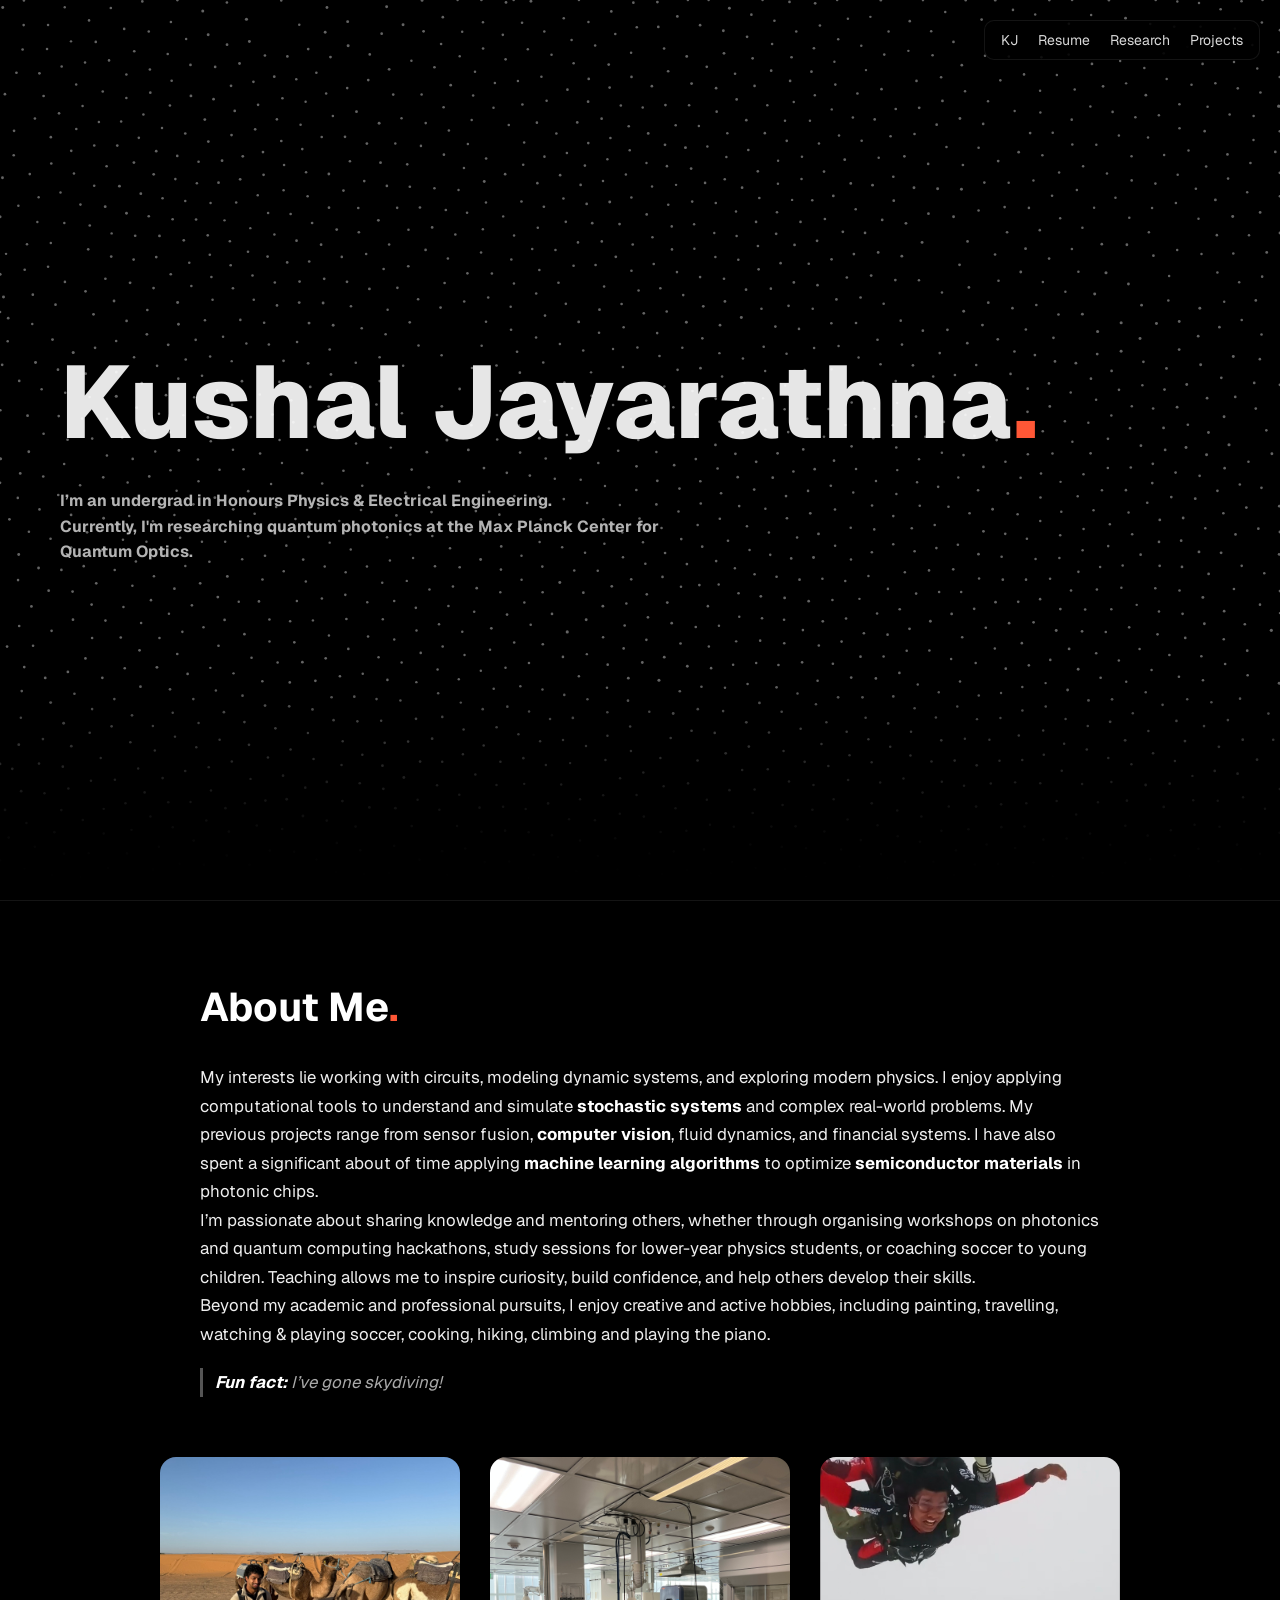
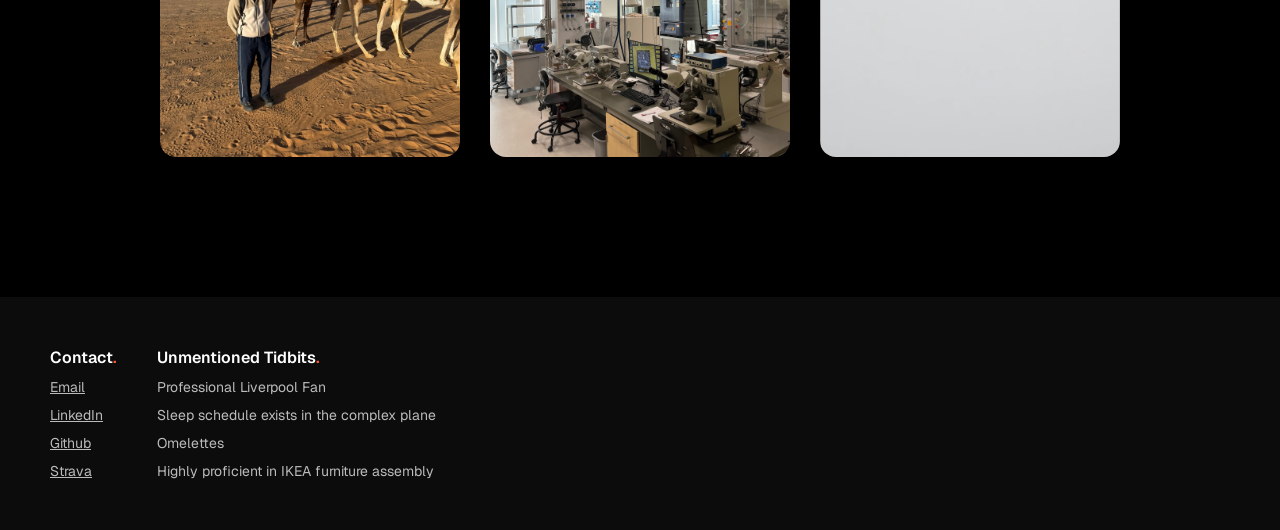
<file: index.html>
<!DOCTYPE html>
<html lang="en">

<head>
    <meta charset="UTF-8">
    <title>Kushal Portfolio</title>
    <link rel="preconnect" href="https://fonts.googleapis.com">
    <link rel="preconnect" href="https://fonts.gstatic.com" crossorigin>
    <link
        href="https://fonts.googleapis.com/css2?family=Inter:wght@300;400;600&family=Playfair+Display:wght@700&display=swap"
        rel="stylesheet">
    <link
        href="https://fonts.googleapis.com/css2?family=IBM+Plex+Mono:ital,wght@0,100;0,200;0,300;0,400;0,500;0,600;0,700;1,100;1,200;1,300;1,400;1,500;1,600;1,700&family=Roboto:ital,wght@0,100..900;1,100..900&display=swap"
        rel="stylesheet">
    <link href="https://fonts.googleapis.com/css2?family=Oranienbaum&family=Press+Start+2P&display=swap"
        rel="stylesheet">
    <link
        href="https://fonts.googleapis.com/css2?family=Geist:wght@100..900&family=Oranienbaum&family=Press+Start+2P&display=swap"
        rel="stylesheet">
    <script src="https://ajax.googleapis.com/ajax/libs/jquery/3.3.1/jquery.min.js"></script>

    <link rel="stylesheet" href="style.css">
</head>

<body>

    <!-- Navbar -->
    <nav class="navbar" id="navbar">
        <a href="index.html">KJ</a>
        <a href="resume.html">Resume</a>
        <a href="research.html">Research</a>
        <a href="projects.html">Projects</a> <!--Eng, fin, signal, probaility etc.-->
    </nav>

    <canvas id="fluid-canvas"></canvas>

    <div class="page">

        <main>
            <section class="hero">
                <h1>
                    Kushal Jayarathna<span class="dot">.</span>
                </h1>
                <b>
                    <p class="about-text">
                        I’m an undergrad in Honours Physics & Electrical Engineering.
                        <br>Currently, I'm researching quantum
                        photonics at the Max Planck Center for Quantum
                        Optics.
                    </p>
                </b>
            </section>

            <section class="black-stop">
                <section class="about-section" id="about">
                    <div class="about-container">
                        <div class="about-text">
                            <h2>About Me<span class="dot">.</span></h2>
                            <p>
                                My interests lie working with circuits, modeling dynamic
                                systems, and exploring modern physics.
                                I enjoy applying computational tools to understand and simulate
                                <strong>stochastic systems</strong> and complex real-world problems. My previous
                                projects
                                range from sensor fusion, <strong>computer vision</strong>, fluid
                                dynamics, and financial systems.
                                I have also spent a significant about of time applying <strong>machine learning
                                    algorithms</strong> to optimize
                                <strong>semiconductor materials</strong> in photonic chips.
                            </p>
                            <p>
                                I’m passionate about sharing knowledge and mentoring others, whether through organising
                                workshops
                                on photonics and quantum computing hackathons, study sessions for lower-year physics
                                students, or coaching soccer to young children. Teaching allows me to inspire curiosity,
                                build confidence, and help others develop their skills.
                            </p>
                            <p>
                                Beyond my academic and professional pursuits, I enjoy creative and active hobbies,
                                including
                                painting, travelling,
                                watching & playing soccer, cooking, hiking, climbing and playing the piano.
                            </p>
                            <p class="fun-fact">
                                <strong>Fun fact:</strong> I’ve gone skydiving!
                            </p>
                        </div>
                    </div>
                </section>

                <section class="imggallery">
                    <div class="imgcard"><img id="img1" src="images/turbine.jpeg" /></div>
                    <div class="imgcard"><img id="img2" src="images/canyon.jpeg" /></div>
                    <div class="imgcard"><img id="img3" src="images/fenway.jpeg" /></div>
                </section>
            </section>
        </main>

    </div>
    <footer class="footer">
        <div class="footer-container">

            <div class="footer-section">
                <span class="company">Contact<span class="dot">.</span></span>
                <ul>
                    <li><a href="mailto:kushal.jay21@gmail.com" target="_blank">Email</a></li>
                    <li><a href="https://linkedin.com/in/kushaljay/" target="_blank">LinkedIn</a></li>
                    <li><a href="https://github.com/Kushaljay" target="_blank">Github</a></li>
                    <li><a href="https://strava.com/athletes/138392870" target="_blank">Strava</a></li>
                </ul>
            </div>

            <div class="footer-section">
                <span class="company">Unmentioned Tidbits<span class="dot">.</span></span>
                <ul>
                    <li>Professional Liverpool Fan</li>
                    <li>Sleep schedule exists in the complex plane</li>
                    <li>Omelettes</li>
                    <li>Highly proficient in IKEA furniture assembly</li>
                </ul>
            </div>

        </div>
    </footer>

    <script src="script.js"></script>
</body>

</html>
</file>
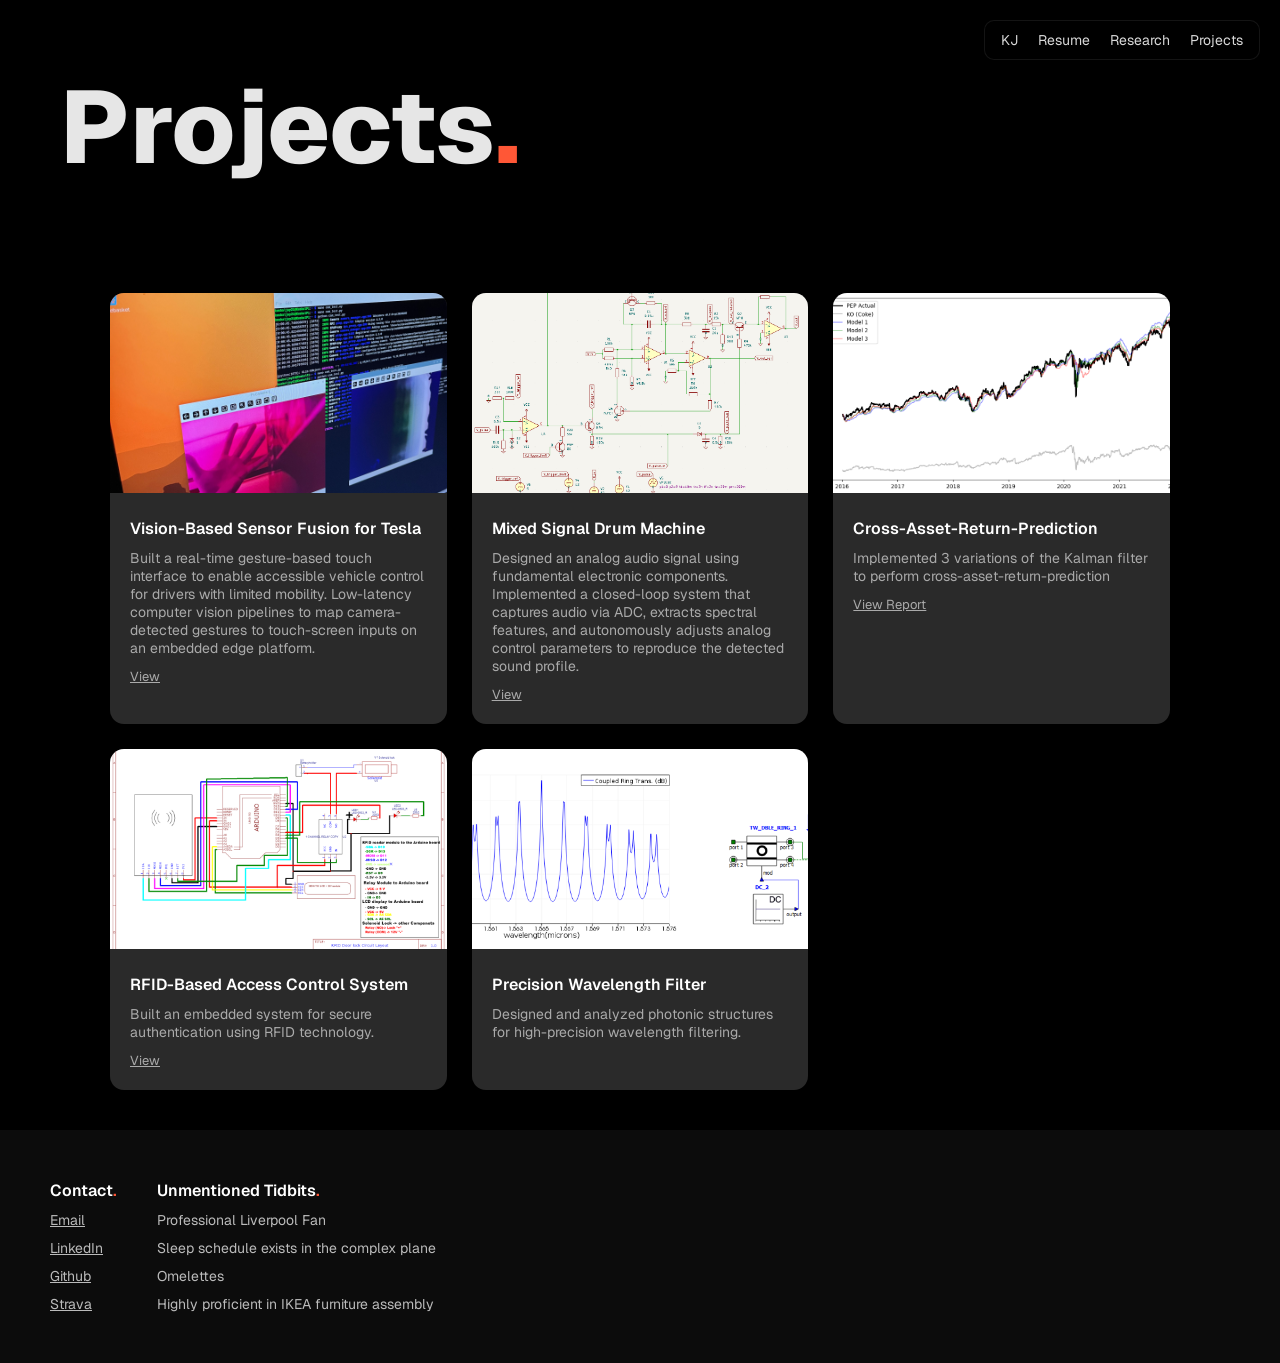
<file: projects.html>
<!DOCTYPE html>
<html lang="en">

<head>
  <meta charset="UTF-8">
  <title>Kushal Portfolio</title>
  <link rel="preconnect" href="https://fonts.googleapis.com">
  <link rel="preconnect" href="https://fonts.gstatic.com" crossorigin>
  <link
    href="https://fonts.googleapis.com/css2?family=Inter:wght@300;400;600&family=Playfair+Display:wght@700&display=swap"
    rel="stylesheet">
  <link
    href="https://fonts.googleapis.com/css2?family=IBM+Plex+Mono:ital,wght@0,100;0,200;0,300;0,400;0,500;0,600;0,700;1,100;1,200;1,300;1,400;1,500;1,600;1,700&family=Roboto:ital,wght@0,100..900;1,100..900&display=swap"
    rel="stylesheet">
  <link href="https://fonts.googleapis.com/css2?family=Oranienbaum&family=Press+Start+2P&display=swap" rel="stylesheet">
  <link
    href="https://fonts.googleapis.com/css2?family=Geist:wght@100..900&family=Oranienbaum&family=Press+Start+2P&display=swap"
    rel="stylesheet">
  <script src="https://ajax.googleapis.com/ajax/libs/jquery/3.3.1/jquery.min.js"></script>

  <link rel="stylesheet" href="style.css">
</head>

<body>

  <!-- Navbar -->
  <nav class="navbar" id="navbar">
    <a href="index.html">KJ</a>
    <a href="resume.html">Resume</a>
    <a href="research.html">Research</a>
    <a href="projects.html">Projects</a> <!--Eng, fin, signal, probaility etc.-->
  </nav>
  <div class="page">

    <main>
      <section class="hero-title">
        <h1>
          Projects<span class="dot">.</span>
        </h1>
      </section>

      <div class="research-container">
        <div class="grid">

          <!-- Project 2 -->
          <div class="card">
            <img src="images/computervision.jpeg" alt="Project 2">
            <div class="card-content">
              <div class="card-title">Vision-Based Sensor Fusion for Tesla</div>
              <div class="card-description">
                Built a real-time gesture-based touch interface to enable accessible vehicle
                control
                for drivers with limited mobility.
                Low-latency computer vision pipelines to map camera-detected gestures to touch-screen
                inputs
                on an embedded edge platform.
              </div>
              <div class="links">
                <a href="https://github.com/Kushaljay/Computer-Vision-Kalman-Filter" target="_blank">View</a>
              </div>
            </div>
          </div>

          <!-- Project 1 -->
          <div class="card">
            <img src="images/kickdrum.png" alt="Project 1">
            <div class="card-content">
              <div class="card-title">Mixed Signal Drum Machine</div>
              <div class="card-description">
                Designed an analog audio signal using fundamental electronic components. Implemented a closed-loop
                system that captures audio via ADC, extracts spectral features,
                and autonomously adjusts analog control parameters to reproduce the detected
                sound profile.
              </div>
              <div class="links">
                <a href="https://github.com/Kushaljay/Kick-Drum" target="_blank">View</a>
              </div>
            </div>
          </div>

          <!-- Project -->
          <div class="card">
            <img src="images/KVA.png" alt="Project 3">
            <div class="card-content">
              <div class="card-title">Cross-Asset-Return-Prediction</div>
              <div class="card-description">
                Implemented 3 variations of the Kalman filter to perform cross-asset-return-prediction
              </div>
              <div class="links">
                <a href="https://github.com/Kushaljay/Cross-Asset-Return-Prediction/blob/main/Kalman_Filter_Evaluation.pdf"
                  target="_blank">View Report</a>
              </div>
            </div>
          </div>

          <!-- Project 3 -->
          <div class="card">
            <img src="images/rfid.png" alt="Project 4">
            <div class="card-content">
              <div class="card-title">RFID-Based Access Control System</div>
              <div class="card-description">
                Built an embedded system for secure authentication using RFID technology.
              </div>
              <div class="links">
                <a href="https://github.com/Kushaljay/RFID" target="_blank">View</a>
              </div>
            </div>
          </div>

          <!-- Project 5 -->
          <div class="card">
            <img src="images/laser_ring_CombinedFeedback.PNG" alt="Project 5">
            <div class="card-content">
              <div class="card-title">Precision Wavelength Filter</div>
              <div class="card-description">
                Designed and analyzed photonic structures for high-precision wavelength filtering.
              </div>
            </div>
          </div>

        </div>
      </div>
    </main>

  </div>
  <footer class="footer">
    <div class="footer-container">

      <div class="footer-section">
        <span class="company">Contact<span class="dot">.</span></span>
        <ul>
          <li><a href="mailto:kushal.jay21@gmail.com" target="_blank">Email</a></li>
          <li><a href="https://linkedin.com/in/kushaljay/" target="_blank">LinkedIn</a></li>
          <li><a href="https://github.com/Kushaljay" target="_blank">Github</a></li>
          <li><a href="https://strava.com/athletes/138392870" target="_blank">Strava</a></li>
        </ul>
      </div>

      <div class="footer-section">
        <span class="company">Unmentioned Tidbits<span class="dot">.</span></span>
        <ul>
          <li>Professional Liverpool Fan</li>
          <li>Sleep schedule exists in the complex plane</li>
          <li>Omelettes</li>
          <li>Highly proficient in IKEA furniture assembly</li>
        </ul>
      </div>

    </div>
  </footer>

  <script src="script.js"></script>
</body>

</html>
</file>
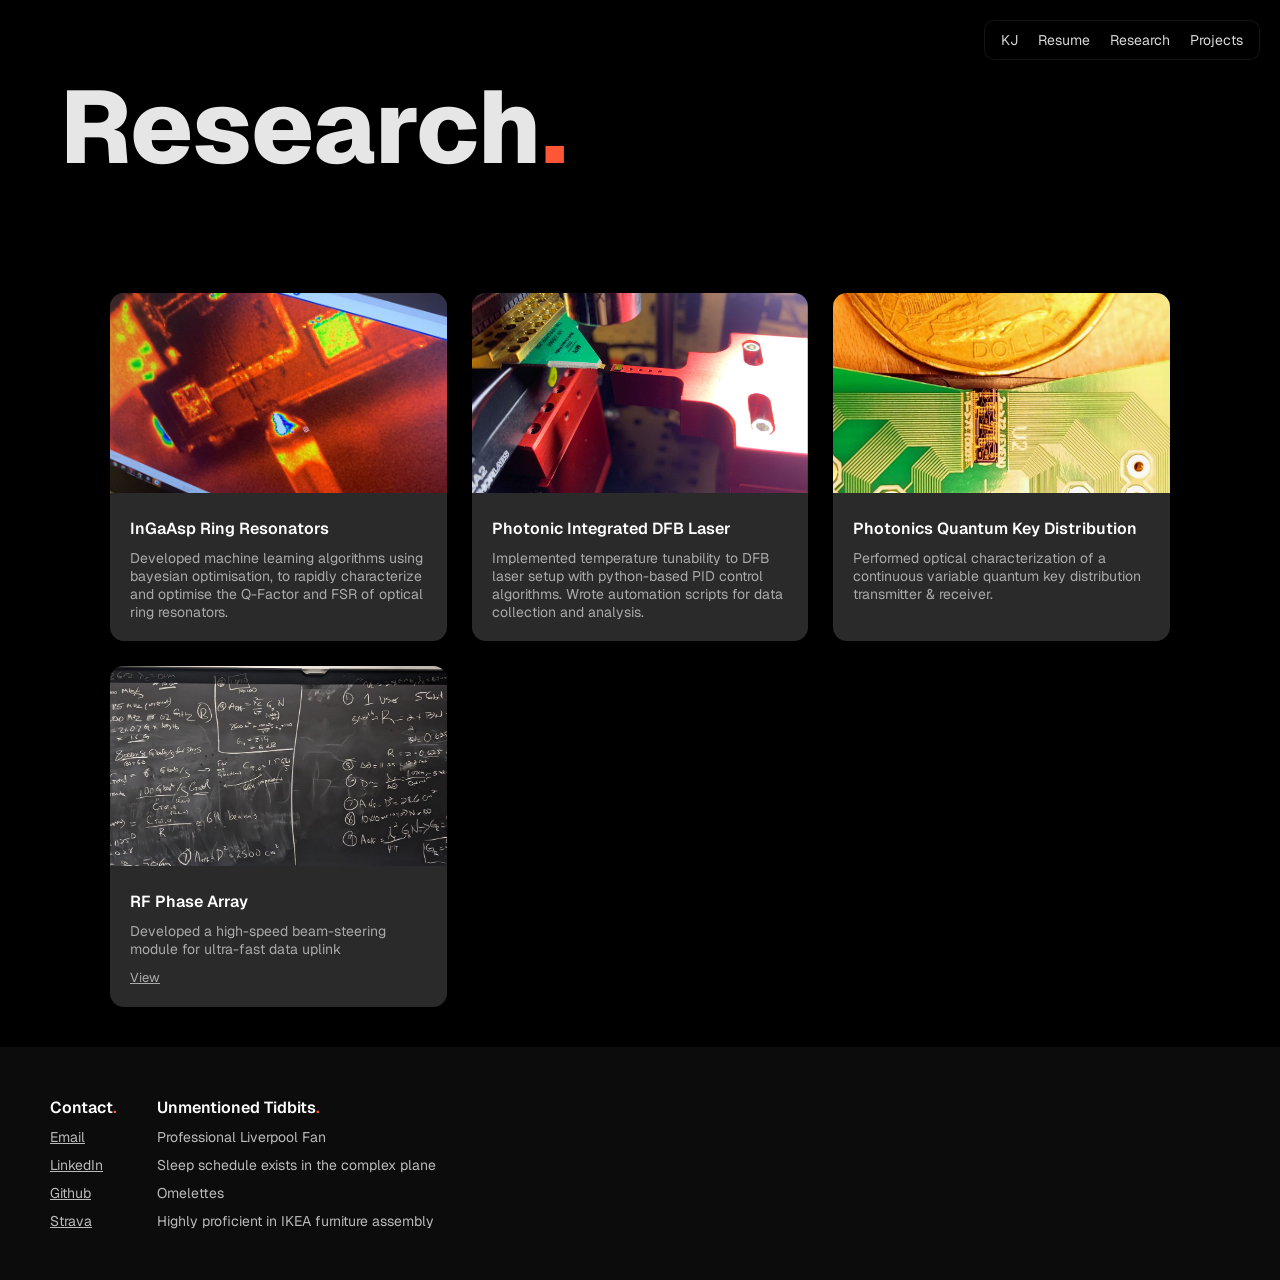
<file: research.html>
<!DOCTYPE html>
<html lang="en">

<head>
  <meta charset="UTF-8">
  <title>Kushal Portfolio</title>
  <link rel="preconnect" href="https://fonts.googleapis.com">
  <link rel="preconnect" href="https://fonts.gstatic.com" crossorigin>
  <link
    href="https://fonts.googleapis.com/css2?family=Inter:wght@300;400;600&family=Playfair+Display:wght@700&display=swap"
    rel="stylesheet">
  <link
    href="https://fonts.googleapis.com/css2?family=IBM+Plex+Mono:ital,wght@0,100;0,200;0,300;0,400;0,500;0,600;0,700;1,100;1,200;1,300;1,400;1,500;1,600;1,700&family=Roboto:ital,wght@0,100..900;1,100..900&display=swap"
    rel="stylesheet">
  <link href="https://fonts.googleapis.com/css2?family=Oranienbaum&family=Press+Start+2P&display=swap" rel="stylesheet">
  <link
    href="https://fonts.googleapis.com/css2?family=Geist:wght@100..900&family=Oranienbaum&family=Press+Start+2P&display=swap"
    rel="stylesheet">
  <script src="https://ajax.googleapis.com/ajax/libs/jquery/3.3.1/jquery.min.js"></script>

  <link rel="stylesheet" href="style.css">
</head>

<body>

  <!-- Navbar -->
  <nav class="navbar" id="navbar">
    <a href="index.html">KJ</a>
    <a href="resume.html">Resume</a>
    <a href="research.html">Research</a>
    <a href="projects.html">Projects</a> <!--Eng, fin, signal, probaility etc.-->
  </nav>
  <div class="page">

    <main>
      <section class="hero-title">
        <h1>
          Research<span class="dot">.</span>
        </h1>
      </section>

      <div class="research-container">
        <div class="grid">

          <!-- Project 2 -->
          <div class="card">
            <img src="images/DFBclose.png" alt="Project 2">
            <div class="card-content">
              <div class="card-title">InGaAsp Ring Resonators</div>
              <div class="card-description">
                Developed machine learning algorithms using bayesian optimisation, to rapidly characterize and optimise
                the Q-Factor and FSR of optical ring resonators.
              </div>
            </div>
          </div>

          <!-- Project 1 -->
          <div class="card">
            <img src="images/DFB.png" alt="Project 1">
            <div class="card-content">
              <div class="card-title">Photonic Integrated DFB Laser</div>
              <div class="card-description">
                Implemented temperature tunability to DFB laser setup with python-based PID control
                algorithms. Wrote automation scripts for data collection and analysis.
              </div>
            </div>
          </div>

          <!-- Project 3 -->
          <div class="card">
            <img src="images/QKD.png" alt="Project 3">
            <div class="card-content">
              <div class="card-title">Photonics Quantum Key Distribution</div>
              <div class="card-description">
                Performed optical characterization of a continuous variable quantum key distribution
                transmitter & receiver.
              </div>
            </div>
          </div>

          <!-- Project 4 -->
          <div class="card">
            <img src="images/phasearraytheory.png" alt="Project 4">
            <div class="card-content">
              <div class="card-title">RF Phase Array</div>
              <div class="card-description">
                Developed a high-speed beam-steering module for ultra-fast data uplink
              </div>
              <div class="links">
                <a href="https://docs.google.com/presentation/d/1Qd3L-3j9nSppQDlKZx8OKxVMRL0zD8mq/edit?usp=sharing&ouid=107587998396880244456&rtpof=true&sd=true" target="blank">View</a>
              </div>
            </div>
          </div>

        </div>
      </div>
    </main>

  </div>

  <footer class="footer">
    <div class="footer-container">

      <div class="footer-section">
        <span class="company">Contact<span class="dot">.</span></span>
        <ul>
          <li><a href="mailto:kushal.jay21@gmail.com" target="_blank">Email</a></li>
          <li><a href="https://linkedin.com/in/kushaljay/" target="_blank">LinkedIn</a></li>
          <li><a href="https://github.com/Kushaljay" target="_blank">Github</a></li>
          <li><a href="https://strava.com/athletes/138392870" target="_blank">Strava</a></li>
        </ul>
      </div>

      <div class="footer-section">
        <span class="company">Unmentioned Tidbits<span class="dot">.</span></span>
        <ul>
          <li>Professional Liverpool Fan</li>
          <li>Sleep schedule exists in the complex plane</li>
          <li>Omelettes</li>
          <li>Highly proficient in IKEA furniture assembly</li>
        </ul>
      </div>

    </div>
  </footer>

  <script src="script.js"></script>
</body>

</html>
</file>
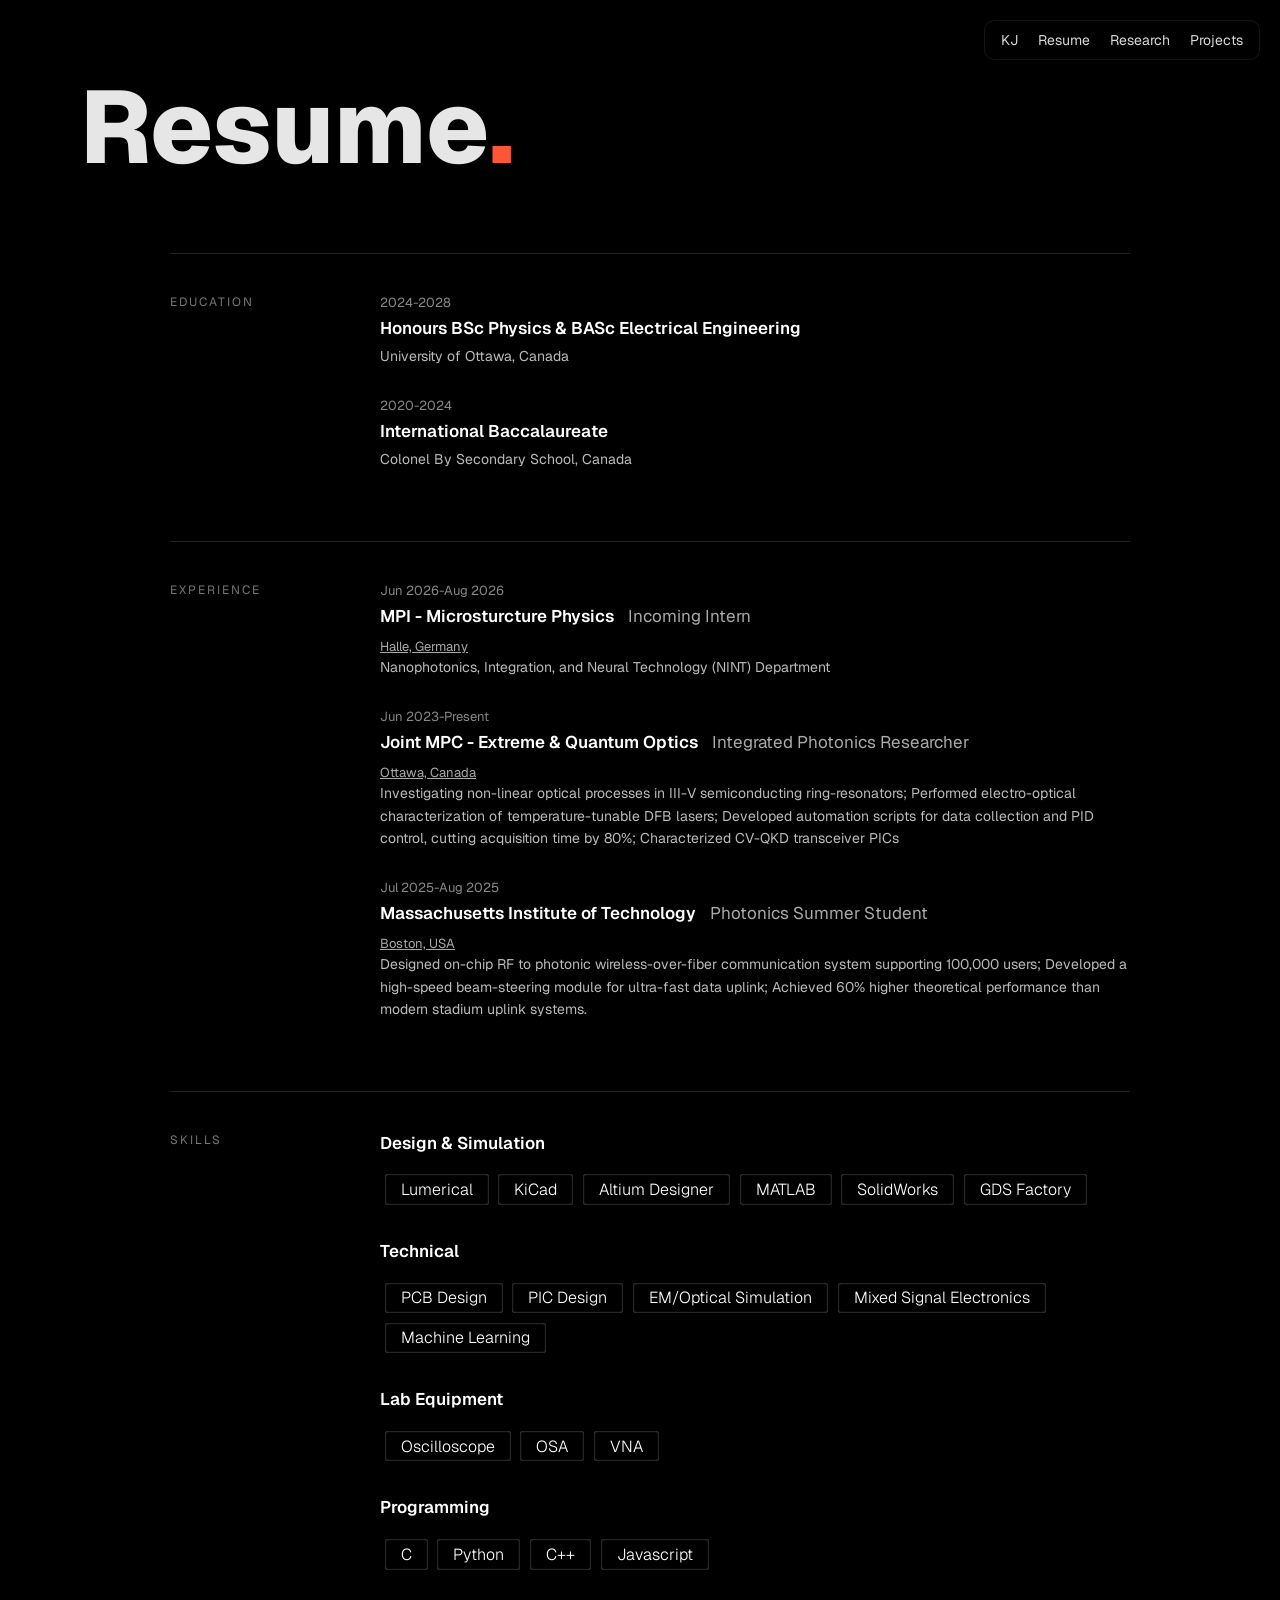
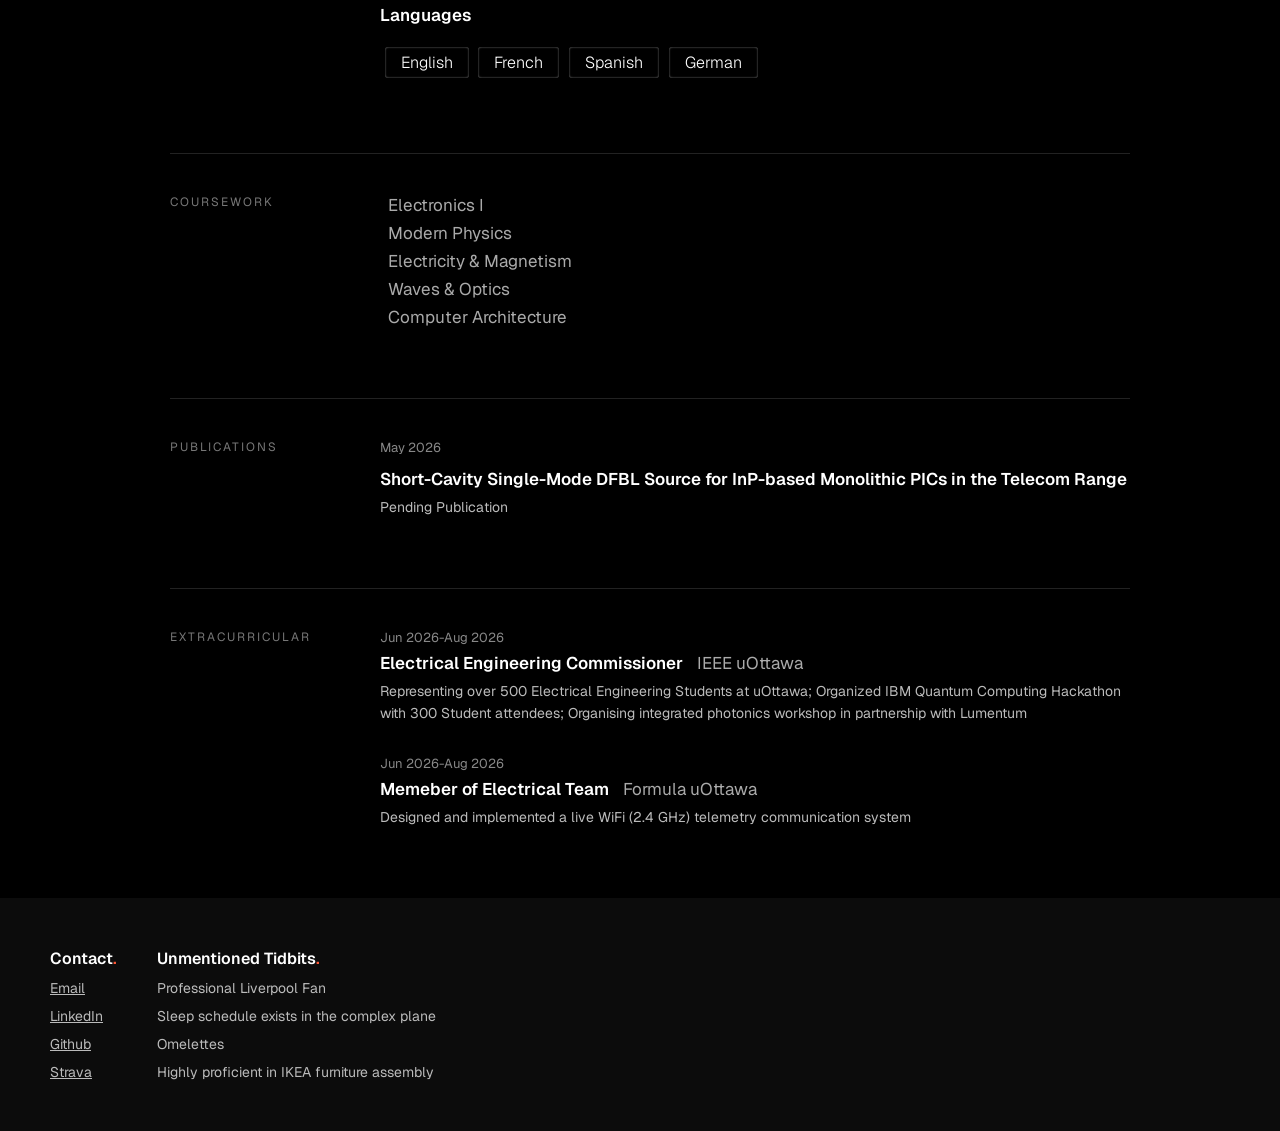
<file: resume.html>
<!DOCTYPE html>
<html lang="en">

<head>
  <meta charset="UTF-8">
  <title>Kushal Portfolio</title>
  <link rel="preconnect" href="https://fonts.googleapis.com">
  <link rel="preconnect" href="https://fonts.gstatic.com" crossorigin>
  <link
    href="https://fonts.googleapis.com/css2?family=Inter:wght@300;400;600&family=Playfair+Display:wght@700&display=swap"
    rel="stylesheet">
  <link
    href="https://fonts.googleapis.com/css2?family=IBM+Plex+Mono:ital,wght@0,100;0,200;0,300;0,400;0,500;0,600;0,700;1,100;1,200;1,300;1,400;1,500;1,600;1,700&family=Roboto:ital,wght@0,100..900;1,100..900&display=swap"
    rel="stylesheet">
  <link href="https://fonts.googleapis.com/css2?family=Oranienbaum&family=Press+Start+2P&display=swap" rel="stylesheet">
  <link
    href="https://fonts.googleapis.com/css2?family=Geist:wght@100..900&family=Oranienbaum&family=Press+Start+2P&display=swap"
    rel="stylesheet">
  <script src="https://ajax.googleapis.com/ajax/libs/jquery/3.3.1/jquery.min.js"></script>

  <link rel="stylesheet" href="style.css">
</head>

<body>

  <!-- Navbar -->
  <nav class="navbar" id="navbar">
    <a href="index.html">KJ</a>
    <a href="resume.html">Resume</a>
    <a href="research.html">Research</a>
    <a href="projects.html">Projects</a> <!--Eng, fin, signal, probaility etc.-->
  </nav>

  <div class="page-resume">

    <main>
      <section class="hero-title">
        <h1>
          Resume<span class="dot">.</span>
        </h1>
      </section>
      <div class="container">
        <section class="section">
          <div class="section-title">EDUCATION</div>
          <div class="section-content">
            <div class="item">
              <div class="date">2024-2028</div>
              <div class="role">
                <span class="company">Honours BSc Physics & BASc Electrical Engineering</span>
              </div>
              <div class="desc">University of Ottawa, Canada</div>
            </div>
            <div class="item">
              <div class="date">2020-2024</div>
              <div class="role">
                <span class="company">International Baccalaureate</span>
              </div>
              <div class="desc">Colonel By Secondary School, Canada</div>
            </div>
          </div>
        </section>
        <section class="section">
          <div class="section-title">EXPERIENCE</div>
          <div class="section-content">
            <div class="item">
              <div class="date">Jun 2026-Aug 2026</div>
              <div class="role">
                <span class="company">MPI - Microsturcture Physics</span>
                <span class="title">Incoming Intern</span>
              </div>
              <div class="links">
                <a href="#">Halle, Germany</a>
              </div>

              <div class="desc">Nanophotonics, Integration, and Neural Technology (NINT) Department</div>
            </div>
            <div class="item">
              <div class="date">Jun 2023-Present</div>
              <div class="role">
                <span class="company">Joint MPC - Extreme & Quantum Optics</span>
                <span class="title">Integrated Photonics Researcher</span>
              </div>
              <div class="links">
                <a href="#">Ottawa, Canada</a>
              </div>

              <div class="desc">
                Investigating non-linear optical processes in III-V semiconducting ring-resonators;
                Performed electro-optical characterization of temperature-tunable DFB lasers; Developed
                automation scripts for data collection and PID control, cutting acquisition time by 80%;
                Characterized CV-QKD transceiver PICs
              </div>
            </div>

            <div class="item">
              <div class="date">Jul 2025-Aug 2025</div>
              <div class="role">
                <span class="company">Massachusetts Institute of Technology</span>
            
                <span class="title">Photonics Summer Student</span>
              </div>
              <div class="links">
                <a href="#">Boston, USA</a>
              </div>
              <div class="desc">
                Designed on-chip RF to photonic wireless-over-fiber communication system supporting 100,000
                users; Developed a high-speed beam-steering module for ultra-fast data uplink; Achieved 60%
                higher theoretical performance than modern stadium uplink systems.
              </div>
            </div>

          </div>
        </section>
        <section class="section">
          <div class="section-title">SKILLS</div>
          <div class="section-content">
            <div class="item">
              <div class="role">
                <span class="company">Design & Simulation</span>
              </div>
              <div class="links">
                <div class="toolsbox">
                  <ul>
                    <li>Lumerical</li>
                    <li>KiCad</li>
                    <li>Altium Designer</li>
                    <li>MATLAB</li>
                    <li>SolidWorks</li>
                    <li>GDS Factory</li>
                  </ul>
                </div>
              </div>
            </div>
            <div class="item">
              <div class="role">
                <span class="company">Technical</span>
              </div>
              <div class="links">
                <div class="toolsbox">
                  <ul>
                    <li>PCB Design</li>
                    <li>PIC Design</li>
                    <li>EM/Optical Simulation</li>
                    <li>Mixed Signal Electronics</li>
                    <li>Machine Learning</li>
                  </ul>
                </div>

              </div>
            </div>
            <div class="item">
              <div class="role">
                <span class="company">Lab Equipment</span>
              </div>
              <div class="links">
                <div class="toolsbox">
                  <ul>
                    <li>Oscilloscope</li>
                    <li>OSA</li>
                    <li>VNA</li>
                  </ul>
                </div>
              </div>
            </div>
            <div class="item">
              <div class="role">
                <span class="company">Programming</span>
              </div>
              <div class="links">
                <div class="toolsbox">
                  <ul>
                    <li>C</li>
                    <li>Python</li>
                    <li>C++</li>
                    <li>Javascript</li>
                  </ul>
                </div>
              </div>
            </div>
            <div class="item">
              <div class="role">
                <span class="company">Languages</span>
              </div>
              <div class="links">
                <div class="toolsbox">
                  <ul>
                    <li>English</li>
                    <li>French</li>
                    <li>Spanish</li>
                    <li>German</li>
                  </ul>
                </div>
              </div>
            </div>
          </div>
        </section>


        <section class="section">
          <div class="section-title">COURSEWORK</div>
          <div class="section-content">
            <div class="item">
              <div class="role">
                <span class="title">Electronics I</span>
              </div>
              <div class="role">
                <span class="title">Modern Physics</span>
              </div>
              <div class="role">
                <span class="title">Electricity & Magnetism</span>
              </div>
              <div class="role">
                <span class="title">Waves & Optics</span>
              </div>
              <div class="role">
                <span class="title">Computer Architecture</span>
              </div>
            </div>
          </div>
        </section>


        </section>
        <section class="section">
          <div class="section-title">PUBLICATIONS</div>
          <div class="section-content">
            <div class="item">
              <div class="role">
                <div class="date">May 2026</div>
                <span class="company">Short-Cavity Single-Mode DFBL Source for InP-based Monolithic PICs in
                  the Telecom
                  Range</span>
              </div>
              <div class="desc">Pending Publication</div>
            </div>
          </div>
        </section>
        <section class="section">
          <div class="section-title">EXTRACURRICULAR</div>
          <div class="section-content">
            <div class="item">
              <div class="date">Jun 2026-Aug 2026</div>
              <div class="role">
                <span class="company">Electrical Engineering Commissioner</span>
                <span class="title">IEEE uOttawa</span>
              </div>

              <div class="desc">
                Representing over 500 Electrical Engineering Students at uOttawa; Organized IBM Quantum
                Computing Hackathon with 300 Student attendees; Organising integrated photonics workshop in
                partnership with Lumentum
              </div>
            </div>
            <div class="item">
              <div class="date">Jun 2026-Aug 2026</div>
              <div class="role">
                <span class="company">Memeber of Electrical Team</span>
                <span class="title">Formula uOttawa</span>
              </div>

              <div class="desc">
                Designed and implemented a live WiFi (2.4 GHz) telemetry communication system
              </div>
            </div>

          </div>
        </section>
      </div>
    </main>

  </div>
  <footer class="footer">
    <div class="footer-container">

      <div class="footer-section">
        <span class="company">Contact<span class="dot">.</span></span>
        <ul>
          <li><a href="mailto:kushal.jay21@gmail.com" target="_blank">Email</a></li>
          <li><a href="https://linkedin.com/in/kushaljay/" target="_blank">LinkedIn</a></li>
          <li><a href="https://github.com/Kushaljay" target="_blank">Github</a></li>
          <li><a href="https://strava.com/athletes/138392870" target="_blank">Strava</a></li>
        </ul>
      </div>

      <div class="footer-section">
        <span class="company">Unmentioned Tidbits<span class="dot">.</span></span>
        <ul>
          <li>Professional Liverpool Fan</li>
          <li>Sleep schedule exists in the complex plane</li>
          <li>Omelettes</li>
          <li>Highly proficient in IKEA furniture assembly</li>
        </ul>
      </div>

    </div>
  </footer>

  <script src="script.js"></script>
</body>

</html>
</file>
<file: style.css>
@import url("https://fonts.googleapis.com/css2?family=Poppins:wght@300;400;600;800&display=swap");


* {
    box-sizing: border-box;
    margin: 0;
    padding: 0;
}

html,
body {
    width: 100%;
    overflow-x: hidden;
}


.item,
.role,
.desc {
    min-width: 0;
}

body {
    font-family: "Geist", "Poppins", sans-serif;
    background: black;
    color: white;
    overflow-x: hidden;
}

#fluid-canvas {
    position: fixed;
    inset: 0;
    width: 100%;
    height: 100%;
    z-index: -1;
    pointer-events: none;
    background: black;
}

.page {
    min-height: 100vh;
    display: flex;
    flex-direction: column;
}

.page-resume {
    min-height: 100vh;
    display: flex;
    flex-direction: column;
    padding-left: 20px;
}

main {
    flex: 1;
}

.hero {
    min-height: 100vh;
    display: flex;
    flex-direction: column;
    justify-content: center;
    padding: 0 60px;
    position: relative;
    z-index: 2;
}

.hero h1 {
    font-size: clamp(60px, 8vw, 120px);
    font-weight: 800;
    margin: 0;
    color: rgba(255, 255, 255, 0.9);
    user-select: none;
}

.dot {
    color: rgba(255, 87, 54);
}

.about-text {
    user-select: none;
}

.hero p {
    max-width: 600px;
    margin-top: 20px;
    line-height: 1.6;
    color: rgba(255, 255, 255, 0.7);
}

.hero::after {
    content: "";
    position: absolute;
    bottom: 0;
    left: 0;
    width: 100%;
    height: 220px;
    background: linear-gradient(to bottom, transparent, black);
}

.black-stop {
    background: black;
    padding: 80px 20px;
    position: relative;
    z-index: 2;
    border-top: 1px solid rgba(255, 255, 255, 0.08);
}

.container {
    max-width: 900px;
    width: 100%;
    margin: 60px auto;
    padding: 0 20px;
    box-sizing: border-box;
}

.project-grid {
    display: grid;
    grid-template-columns: repeat(auto-fit, minmax(280px, 1fr));
    gap: 30px;
    margin-top: 40px;
}

.project-card {
    padding: 25px;
    border-radius: 14px;
    background: rgba(255, 255, 255, 0.03);
    border: 1px solid rgba(255, 255, 255, 0.08);
    transition: 0.25s;
}

.project-card:hover {
    transform: translateY(-6px);
    border-color: rgba(155, 77, 255, 0.6);
    background: rgba(155, 77, 255, 0.08);
}

.footer {
    background: #0c0c0c;
    padding: 50px 50px;
    margin-top: auto;
    z-index: 2;
    position: relative;
}

.footer-container {
    margin: 0 auto;
    display: flex;
    flex-wrap: wrap;
    gap: 40px;
}

.footer-section h3 {
    margin-bottom: 12px;
}

.footer-section ul {
    list-style: none;
    padding: 0;
}

.footer-section li {
    padding-top: 10px;
    color: #bbb;
    font-size: 14px;
}

.footer-section a {

    padding-top: 10px;
    color: #bbb;
    font-size: 14px;
}

.footer-section a:hover {
    color: white;
}

.navbar {
    position: fixed;
    top: 20px;
    right: 40px;
    z-index: 1000;

    display: flex;
    gap: 30px;

    padding: 10px 16px;

    background: rgba(0, 0, 0, 0.6);
    backdrop-filter: blur(10px);

    border-radius: 12px;
    border: 1px solid rgba(255, 255, 255, 0.08);

    transition: transform 0.3s ease, opacity 0.3s ease;
}

.navbar a {
    text-decoration: none;
    color: rgba(255, 255, 255, 0.85);
    font-size: 15px;
    font-weight: 400;
    transition: opacity 0.2s ease;
}

.navbar a:hover {
    opacity: 0.6;
}

.navbar.hidden {
    transform: translateY(-120%);
    opacity: 0;
}

.about-section {
    background-color: #000000;
    color: #eee;
    padding-left: 20px;
    display: flex;
    flex-direction: column;
    align-items: center;
}

.about-container {
    max-width: 900px;
    width: 100%;
}

.about-text h2 {
    font-size: 2.5rem;
    font-weight: 700;
    margin-bottom: 25px;
    color: #fff;
    display: inline-block;
    padding-bottom: 5px;
}

.about-text p {
    font-size: 1.05rem;
    line-height: 1.7;
}

.about-text p strong {
    color: #fff;
}

.about-text .fun-fact {
    font-style: italic;
    color: #aaa;
    margin-top: 20px;
    border-left: 3px solid #555;
    padding-left: 12px;
}

.container {
    width: 900px;
    margin: 60px auto;
}

.section {
    display: grid;
    grid-template-columns: 180px 1fr;
    gap: 20px;
}

@media (max-width: 700px) {
    .section {
        grid-template-columns: 1fr;
    }
}

.section-title {
    font-size: 12px;
    letter-spacing: 2px;
    color: #888;
}

.item {
    margin-bottom: 30px;
}

.date {
    font-size: 14px;
    color: #aaa;
    margin-bottom: 6px;
}

.role {
    font-size: 18px;
    margin-bottom: 6px;
}

.company {
    font-weight: 600;
}

.title {
    color: #aaa;
    margin-left: 8px;
}

.desc {
    color: #bbb;
    font-size: 14px;
    line-height: 1.6;
}



.hero-title {
    min-height: 20vh;
    display: flex;
    flex-direction: column;
    justify-content: center;
    padding: 60px;
    position: relative;
    z-index: 2;
}

.hero-title h1 {
    font-size: clamp(60px, 8vw, 120px);
    font-weight: 800;
    margin: 0;
    color: rgba(255, 255, 255, 0.9);
    user-select: none;
}

.toolsbox ul {
    display: flex;
    position: relative;
    justify-content: flex-start;
    color: white;
    list-style: none;
    font-weight: 300;
    font-size: 1rem;
    color: white;
    flex-wrap: wrap;
    margin: 0;
    padding: 0.5rem 0 0 0;
}

.toolsbox ul li {
    box-shadow: inset 0 0 2px #888;
    padding-left: 1rem;
    padding-right: 1rem;
    padding-top: 0.3rem;
    padding-bottom: 0.3rem;
    margin: 0.3rem;
    border-radius: 0.2rem;
}





.research-container {
    max-width: 1100px;
    margin: auto;
    padding: 40px 20px;
}



.container {
    width: 100%;
    max-width: 1000px;
    margin: 0 auto;
    padding: 0 20px;
}


.section {
    width: 100%;
    display: grid;
    grid-template-columns: 180px 1fr;
    gap: 30px;
    padding: 40px 0;
    border-top: 1px solid #222;
}

@media (max-width: 768px) {
    .section {
        grid-template-columns: 1fr;
    }
}

.section-title {
    font-size: 12px;
    letter-spacing: 2px;
    color: #777;
}

.section-content {
    width: 100%;
}

.item {
    margin-bottom: 30px;
    width: 100%;
}

.date {
    font-size: 13px;
    color: #888;
    margin-bottom: 6px;
}

.role {
    font-size: 17px;
    margin-bottom: 6px;
    display: flex;
    flex-wrap: wrap;
    gap: 6px;
}

.company {
    font-weight: 600;
}

.title {
    color: #aaa;
}

.desc {
    font-size: 14px;
    line-height: 1.6;
    color: #bbb;
    max-width: 100%;
    word-break: break-word;
}

.links {
    margin-top: 8px;
}

.links a {
    font-size: 13px;
    color: #aaa;
    text-decoration: underline;
}

.links a:hover {
    color: #fff;
}

.navbar {
    position: fixed;
    top: 20px;
    right: 20px;
    display: flex;
    gap: 20px;
    padding: 10px 16px;
    background: rgba(0, 0, 0, 0.6);
    backdrop-filter: blur(10px);
    border-radius: 10px;
    border: 1px solid rgba(255, 255, 255, 0.08);
    z-index: 1000;
}

.navbar a {
    color: rgba(255, 255, 255, 0.85);
    text-decoration: none;
    font-size: 14px;
}

.grid {
    display: grid;
    grid-template-columns: repeat(auto-fit, minmax(280px, 1fr));
    gap: 25px;
}

.card {
    background: #2a2a2a;
    border-radius: 14px;
    overflow: hidden;
}

.card img {
    width: 100%;
    height: 200px;
    object-fit: cover;
}

.card-content {
    padding: 20px;
}

.card-title {
    font-weight: 600;
    margin-bottom: 10px;
}

.card-description {
    font-size: 14px;
    color: #aaa;
}


.imggallery {
  display: flex;
  gap: 30px;
  justify-content: center;
  padding: 60px;
}

.imgcard {
  width: 300px;
  height: 300px;
  border-radius: 16px;
  overflow: hidden;
  background: #ddd;
  transition: transform 0.4s ease;
}

.imgcard:hover {
  transform: translateY(-8px);
}

.imgcard img {
  width: 100%;
  height: 100%;
  object-fit: cover;
}

@media (max-width: 768px) {
  .imggallery {
    padding: 20px;
  }

  .imgcard {
    width: 90%;
    height: 300px;
  }

  .imgcard:nth-child(2),
  .imgcard:nth-child(3) {
    display: none;
  }
}
</file>
